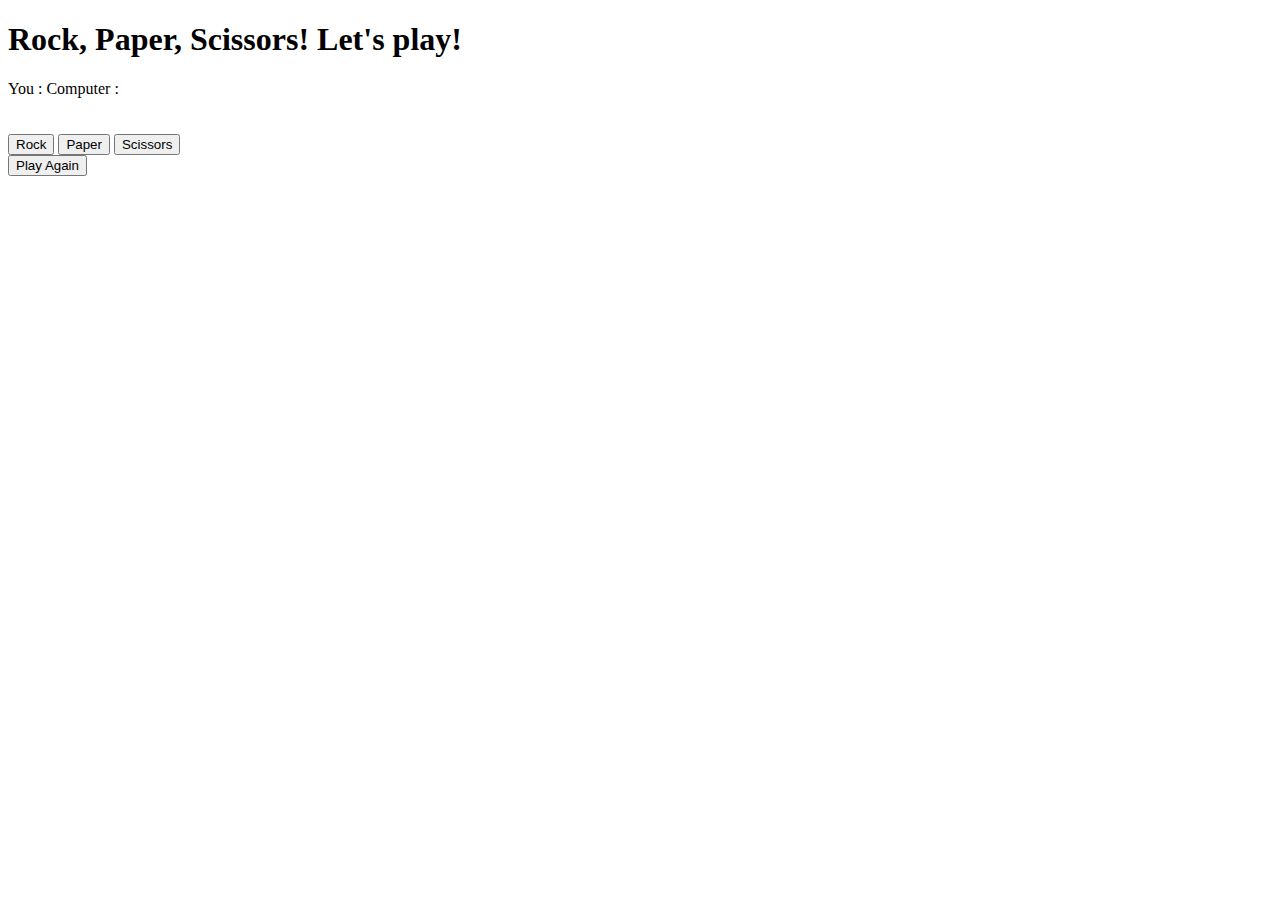
<file: rock_paper_scissorsv2/index.html>
<!DOCTYPE html>
<html lang="en">
<head>
    <meta charset="UTF-8">
    <meta http-equiv="X-UA-Compatible" content="IE=edge">
    <meta name="viewport" content="width=device-width, initial-scale=1.0">
    <title>Document</title>
</head>
<body>

    <!--<script src="rockPaperScissors.js"></script> -->
    <h1>Rock, Paper, Scissors! Let's play!</h1>
    <div id='score'>You :  Computer : </div>
    <br></br>
    <div id='prompt'></div>
    <div class="buttons">
    <button id="rock">Rock</button>
    <button id="paper">Paper</button>
    <button id="scissors">Scissors</button>
    </div>
    <div><button id='play'>Play Again</button></div>
    <script src="rockPaperScissors.js"></script>
</body>
</html>
</file>
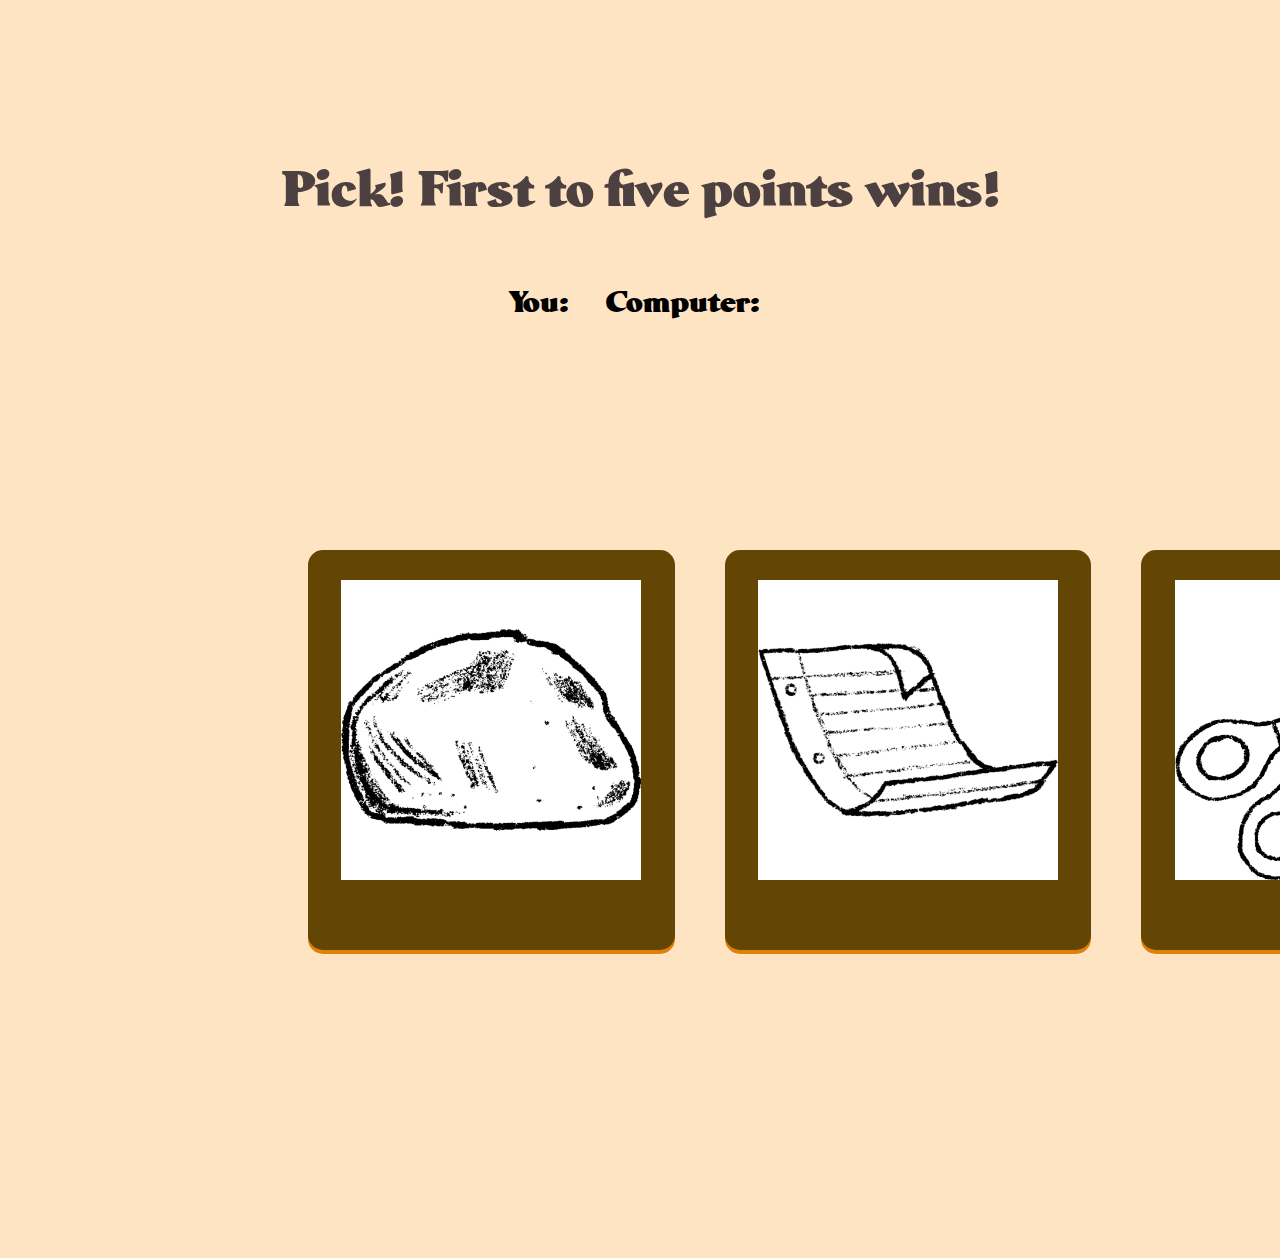
<file: rock_paper_scissorsv3/index.html>
<!DOCTYPE html>
<html lang="en">
<head>
    <meta charset="UTF-8">
    <meta http-equiv="X-UA-Compatible" content="IE=edge">
    <meta name="viewport" content="width=device-width, initial-scale=1.0">
    <link rel="stylesheet" href="style.css"> 
    
    <title>Document</title>
</head>
<body>
    <h1>Pick! First to five points wins!</h1>
    <h3 class="score">You: Computer: </h3>
    <div class="card-container">
        <div id='rock'>
            <img src="rock.png">
        </div>
        <div id='paper'>
            <img src="paper.png">
        </div>
        <div id='scissors'>
            <img src="scissors.jpg">
        </div>
        
    </div>
     <!-- Endgame Screen -->
     <div class="end-screen">
        <h2 class="end-title">You won!</h2>
        <p class="end-description">You won against the computer!</p>
        <button class="play">Play again!</button>
        <script src="game.js" defer></script>
</body>
</html>
</file>
<file: rock_paper_scissorsv3/style.css>
:root {
    --primary-color: #c98900;
    --secondary-color: #342946;
    --bg-color: bisque;
    --text-color: #F4E5FF;
    --font-family: Serat, sans-seriff;
}
@font-face {
    font-family: Serat;
    src: url(SeratUltra-1GE24.ttf);
  }
body {
    background-color: var(--bg-color);
    display: flex;
    flex-direction: column;
}
h1 {
    text-align: center;
    margin-top: 150px;
    color: rgb(77, 64, 64);
    font-size: 50px;
    font-family: var(--font-family);
}
h3 {
    text-align: center;
    font-size: 30px;
    padding-right: 10px;
    word-spacing: 30px;
    font-family: Serat, sans-seriff;
}
.card-container{
    width: clamp(600px,100%, 1200px);
    display: grid;
    grid-template-columns: repeat(3, 1fr);
    grid-gap: 50px;
    padding: 200px 300px 300px 300px;
    margin: 0 auto;
    justify-content: center;
 
}

.card-container > div {
    text-align: center;
    font-size: 20px;
    color:azure;
    border-radius: 15px;
    box-shadow: 0 4px #dd8109;
    transition: 0.3s;
    height: 400px;
    background-color: #634504;
}

.card-container > div:active {
    background-color: #a9440ddd;
    box-shadow: 0 10px rgb(5, 5, 5);
    transform: translateY(-5px);
  }
img {
    height: 300px;
    width: 300px;
    margin: 0 auto;
    margin-top: 30px;
}

.play {
    padding: 1rem 2rem;
    border-radius: 9999px;
    background: none;
    color: var(--text-color);
    border: 2px solid var(--primary-color);
    outline: none;
    text-transform: uppercase;
    font-weight: bold;
    font-family: var(--font-family);
    cursor: pointer;
    transition: all 200ms ease-in-out;
}
.end-screen {
    position: absolute;
    display: none;
    background: #634504;
    top: 50%;
    left: 50%;
    transform: translate(-50%, -50%);
    font-family: var(--font-family);
    width: 70%;
    height: 400px;
    border-radius: 0.7rem;
    padding: 2rem;
    opacity: 0;
    box-shadow: 0 0 1rem var(--primary-color), 0 0 9999px 9999px rgba(0, 0, 0, 0.5);
    transition: all 300ms ease-in-out;
}
</file>
